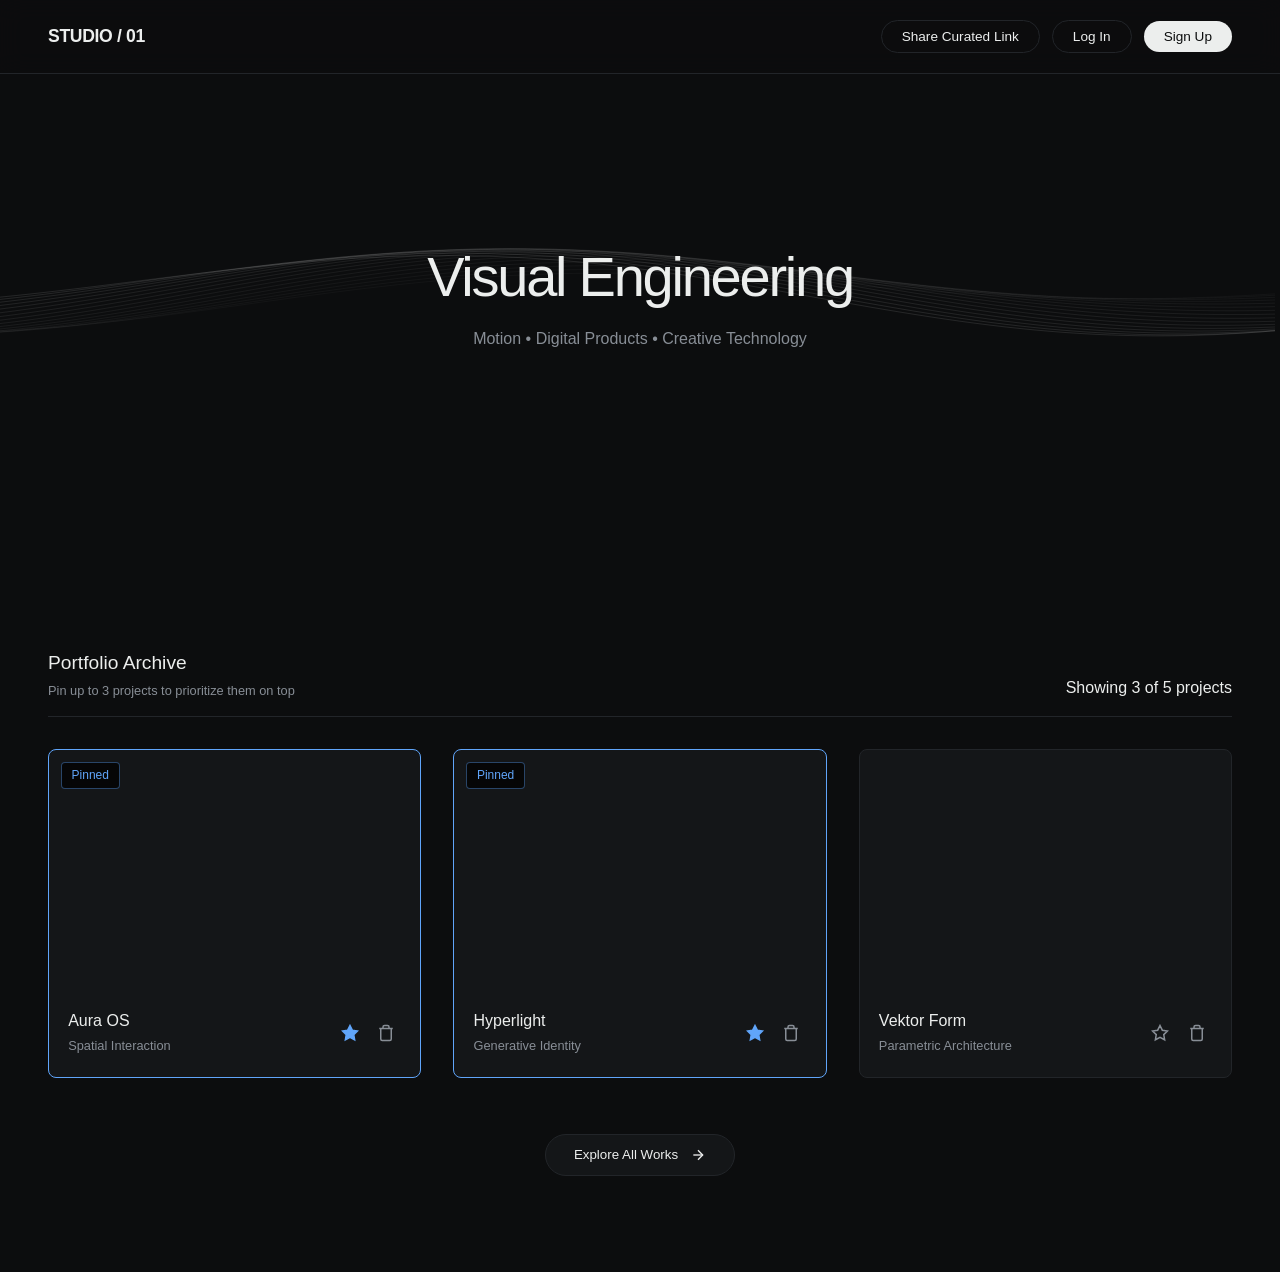
<file: portfolio/index.html>
<!DOCTYPE html>
<html lang="en">
<head>
  <meta charset="UTF-8">
  <meta name="viewport" content="width=device-width, initial-scale=1.0">
  <title>Selected Works &mdash; Interactive Portfolio</title>
  <link rel="stylesheet" href="style.css">
</head>
<body>

  <!-- Header / Navigation -->
  <header>
    <div class="logo">STUDIO / 01</div>
    <div class="nav-actions" id="navActions">
      <!-- Injected dynamically based on Auth State -->
    </div>
  </header>

  <!-- Procedural Motion Graphics Canvas Hero -->
  <section class="hero-container">
    <canvas id="heroCanvas"></canvas>
    <div class="hero-content">
      <h1>Visual Engineering</h1>
      <p>Motion &bull; Digital Products &bull; Creative Technology</p>
    </div>
  </section>

  <!-- Showcase Gallery Section -->
  <main class="works">
    <div class="section-title">
      <div>
        <h2>Portfolio Archive</h2>
        <span class="sub-label">Pin up to 3 projects to prioritize them on top</span>
      </div>
      <span id="counter">Showing 0 projects</span>
    </div>

    <!-- Interactive Grid -->
    <div class="grid" id="portfolioGrid"></div>

    <!-- See More Button -->
    <div class="see-more-wrap" id="seeMoreWrap">
      <button class="see-more-btn" id="seeMoreBtn" onclick="toggleSeeMore()">
        <span id="seeMoreText">Explore All Works</span>
        <svg viewBox="0 0 24 24" fill="none" stroke="currentColor" stroke-width="2">
          <line x1="5" y1="12" x2="19" y2="12"></line>
          <polyline points="12 5 19 12 12 19"></polyline>
        </svg>
      </button>
    </div>
  </main>

  <!-- Auth Modal: Log In -->
  <div class="modal-overlay" id="loginModal">
    <div class="modal">
      <div class="modal-header">
        <h3>Account Login</h3>
        <button class="close-btn" onclick="toggleModal('loginModal', false)">&times;</button>
      </div>
      <p>Enter your credentials to access protected projects.</p>
      
      <form id="loginForm" onsubmit="handleLogin(event)">
        <label for="loginIdentifier">Username or Email</label>
        <input type="text" id="loginIdentifier" placeholder="username or you@domain.com" required>

        <label for="loginPassword">Password</label>
        <input type="password" id="loginPassword" placeholder="••••••••" required>

        <button type="submit" class="submit-btn">Sign In</button>
      </form>

      <div class="modal-switch">
        <span>Don't have an account?</span>
        <a href="#" onclick="switchModals('loginModal', 'signupModal')">Sign Up</a>
      </div>
    </div>
  </div>

  <!-- Auth Modal: Sign Up -->
  <div class="modal-overlay" id="signupModal">
    <div class="modal">
      <div class="modal-header">
        <h3>Create an Account</h3>
        <button class="close-btn" onclick="toggleModal('signupModal', false)">&times;</button>
      </div>
      <p>Register to pin works and save custom collections.</p>

      <!-- Google OAuth Trigger -->
      <button class="google-btn" type="button" onclick="handleGoogleAuth()">
        <svg viewBox="0 0 48 48">
          <path fill="#EA4335" d="M24 9.5c3.54 0 6.71 1.22 9.21 3.6l6.85-6.85C35.9 2.38 30.47 0 24 0 14.62 0 6.51 5.38 2.56 13.22l7.98 6.19C12.43 13.72 17.74 9.5 24 9.5z"/>
          <path fill="#4285F4" d="M46.98 24.55c0-1.57-.15-3.09-.38-4.55H24v9.02h12.94c-.58 2.96-2.26 5.48-4.78 7.18l7.73 6c4.51-4.18 7.09-10.36 7.09-17.65z"/>
          <path fill="#FBBC05" d="M10.53 28.59c-.48-1.45-.76-2.99-.76-4.59s.27-3.14.76-4.59l-7.98-6.19C.92 16.46 0 20.12 0 24c0 3.88.92 7.54 2.56 10.78l7.97-6.19z"/>
          <path fill="#34A853" d="M24 48c6.48 0 11.93-2.13 15.89-5.81l-7.73-6c-2.15 1.45-4.92 2.3-8.16 2.3-6.26 0-11.57-4.22-13.47-9.91l-7.98 6.19C6.51 42.62 14.62 48 24 48z"/>
        </svg>
        Sign up with Google
      </button>

      <div class="divider"><span>OR</span></div>
      
      <form id="signupForm" onsubmit="handleSignup(event)">
        <div class="row-inputs">
          <div>
            <label for="regFirstName">First Name</label>
            <input type="text" id="regFirstName" placeholder="Jane" required>
          </div>
          <div>
            <label for="regLastName">Last Name</label>
            <input type="text" id="regLastName" placeholder="Doe" required>
          </div>
        </div>

        <label for="regUsername">Username</label>
        <input type="text" id="regUsername" placeholder="janedoe" required>

        <label for="regEmail">Email Address</label>
        <input type="email" id="regEmail" placeholder="jane.doe@example.com" required>

        <label for="regPassword">Password</label>
        <input type="password" id="regPassword" placeholder="Minimum 6 characters" minlength="6" required>

        <button type="submit" class="submit-btn">Create Account</button>
      </form>

      <div class="modal-switch">
        <span>Already have an account?</span>
        <a href="#" onclick="switchModals('signupModal', 'loginModal')">Sign In</a>
      </div>
    </div>
  </div>

  <!-- Project Upload Modal -->
  <div class="modal-overlay" id="uploadModal">
    <div class="modal">
      <div class="modal-header">
        <h3>Publish New Work</h3>
        <button class="close-btn" onclick="toggleModal('uploadModal', false)">&times;</button>
      </div>
      <p>Add a new entry directly into the project archive.</p>
      
      <form id="projectForm" onsubmit="handleProjectSubmit(event)">
        <label for="projTitle">Project Name</label>
        <input type="text" id="projTitle" placeholder="e.g. Spectral Audio" required>

        <label for="projCategory">Category</label>
        <input type="text" id="projCategory" placeholder="e.g. Interaction Design, WebGL" required>

        <label for="projImage">Project Media</label>
        <input type="file" id="projImage" accept="image/*" required>

        <button type="submit" class="submit-btn">Publish to Showcase</button>
      </form>
    </div>
  </div>

  <script src="script.js"></script>
</body>
</html>
</file>
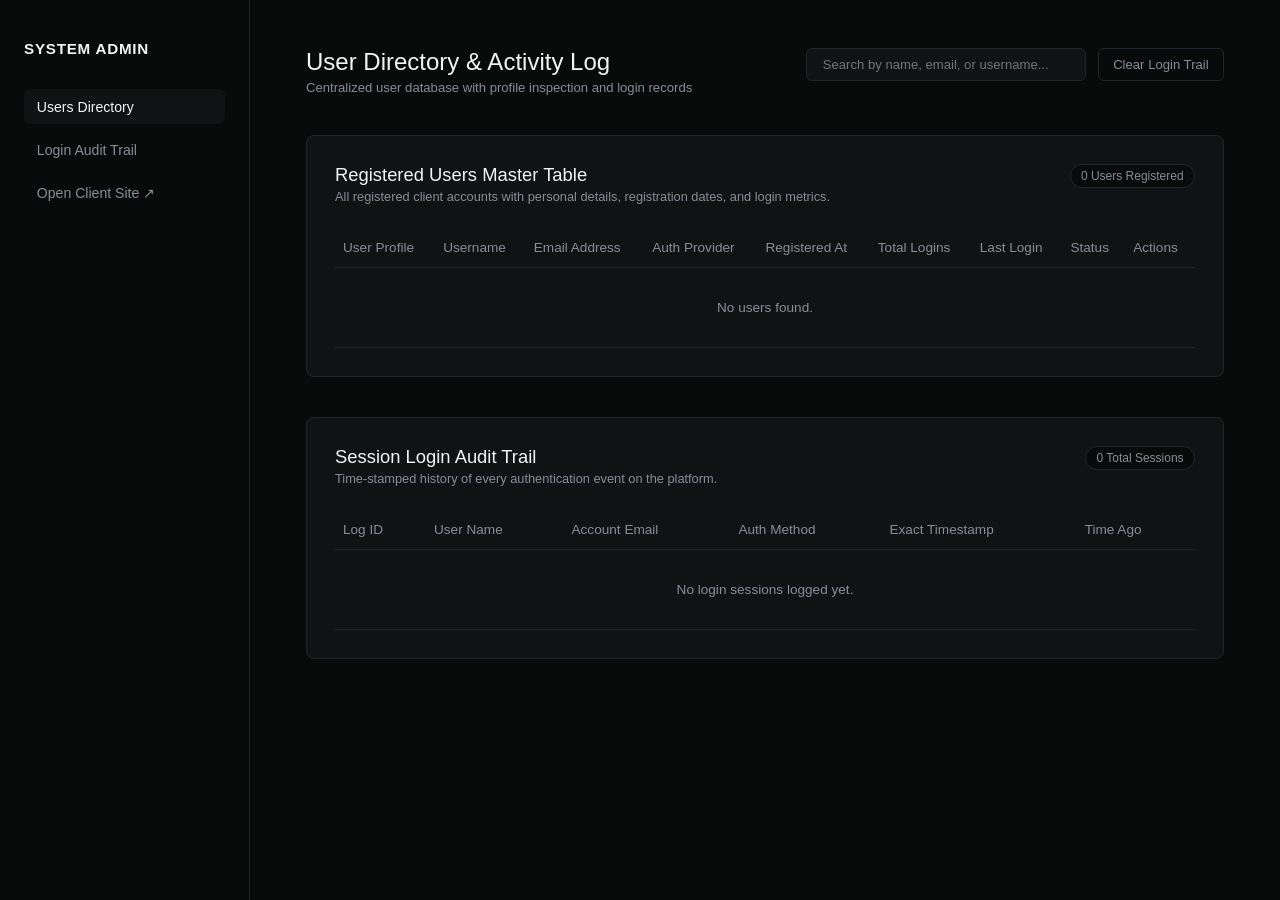
<file: portfolio/admin.html>
<!DOCTYPE html>
<html lang="en">
<head>
  <meta charset="UTF-8">
  <meta name="viewport" content="width=device-width, initial-scale=1.0">
  <title>Admin &mdash; User Directory & Intelligence</title>
  <link rel="stylesheet" href="admin.css">
</head>
<body>

  <!-- Sidebar Navigation -->
  <aside>
    <div class="brand">System Admin</div>
    <ul class="nav-links">
      <li><a href="#" class="active">Users Directory</a></li>
      <li><a href="#audit-section">Login Audit Trail</a></li>
      <li><a href="index.html" target="_blank">Open Client Site &nearr;</a></li>
    </ul>
  </aside>

  <!-- Main Content Area -->
  <main>
    <header>
      <div>
        <h1>User Directory & Activity Log</h1>
        <span class="sub-label">Centralized user database with profile inspection and login records</span>
      </div>
      <div class="header-actions">
        <input type="text" id="userSearchInput" placeholder="Search by name, email, or username..." oninput="filterUsers()">
        <button class="btn-clear" onclick="clearLogs()">Clear Login Trail</button>
      </div>
    </header>

    <!-- 1. Comprehensive User Personal Information Table -->
    <section class="panel">
      <div class="panel-header">
        <div>
          <h2>Registered Users Master Table</h2>
          <p class="panel-desc">All registered client accounts with personal details, registration dates, and login metrics.</p>
        </div>
        <span class="count-badge" id="userCount">0 Users Registered</span>
      </div>

      <div class="table-responsive">
        <table>
          <thead>
            <tr>
              <th>User Profile</th>
              <th>Username</th>
              <th>Email Address</th>
              <th>Auth Provider</th>
              <th>Registered At</th>
              <th>Total Logins</th>
              <th>Last Login</th>
              <th>Status</th>
              <th>Actions</th>
            </tr>
          </thead>
          <tbody id="userTableBody">
            <!-- Populated dynamically by admin.js -->
          </tbody>
        </table>
      </div>
    </section>

    <!-- 2. Login Audit Trail with Exact Timestamps -->
    <section class="panel" id="audit-section">
      <div class="panel-header">
        <div>
          <h2>Session Login Audit Trail</h2>
          <p class="panel-desc">Time-stamped history of every authentication event on the platform.</p>
        </div>
        <span class="count-badge" id="logCount">0 Events</span>
      </div>

      <div class="table-responsive">
        <table>
          <thead>
            <tr>
              <th>Log ID</th>
              <th>User Name</th>
              <th>Account Email</th>
              <th>Auth Method</th>
              <th>Exact Timestamp</th>
              <th>Time Ago</th>
            </tr>
          </thead>
          <tbody id="logTableBody">
            <!-- Populated dynamically by admin.js -->
          </tbody>
        </table>
      </div>
    </section>
  </main>

  <!-- Profile Inspector Modal (Personal Data View) -->
  <div class="modal-overlay" id="profileModal">
    <div class="modal">
      <div class="modal-header">
        <h3>User Personal Dossier</h3>
        <button class="close-btn" onclick="toggleModal(false)">&times;</button>
      </div>
      <div id="modalContent" class="profile-details-grid">
        <!-- Injected via JavaScript -->
      </div>
      <button class="submit-btn" onclick="toggleModal(false)">Close Profile</button>
    </div>
  </div>

  <script src="admin.js"></script>
</body>
</html>
</file>
<file: portfolio/style.css>
:root {
  --bg: #0c0d0e;
  --surface: #141618;
  --surface-hover: #1c1e22;
  --border: #222529;
  --text: #eceeed;
  --muted: #888e96;
  --accent: #ffffff;
  --pinned-blue: #60a5fa;
  --danger: #ef4444;
  --font-sans: -apple-system, BlinkMacSystemFont, "Segoe UI", Roboto, sans-serif;
}

* { box-sizing: border-box; margin: 0; padding: 0; }
body {
  background-color: var(--bg);
  color: var(--text);
  font-family: var(--font-sans);
  line-height: 1.5;
  overflow-x: hidden;
  -webkit-font-smoothing: antialiased;
}

header {
  position: fixed;
  top: 0; width: 100%;
  display: flex;
  justify-content: space-between;
  align-items: center;
  padding: 1.25rem 3rem;
  background: rgba(12, 13, 14, 0.75);
  backdrop-filter: blur(12px);
  z-index: 100;
  border-bottom: 1px solid var(--border);
}
.logo { font-weight: 600; letter-spacing: -0.02em; font-size: 1.1rem; }
.nav-actions { display: flex; align-items: center; gap: 0.75rem; }

.user-badge {
  font-size: 0.85rem;
  color: var(--muted);
  margin-right: 0.5rem;
}
.user-badge strong { color: var(--text); }

button { font-family: inherit; }
.btn-primary, .btn-secondary {
  border-radius: 999px;
  cursor: pointer;
  font-size: 0.85rem;
  padding: 0.5rem 1.25rem;
  transition: all 0.25s ease;
}
.btn-primary { background: var(--text); color: var(--bg); border: none; font-weight: 500; }
.btn-primary:hover { background: #cfd2d6; }
.btn-secondary { background: transparent; border: 1px solid var(--border); color: var(--text); }
.btn-secondary:hover { background: var(--surface-hover); border-color: #555; }

/* Motion Graphics Canvas */
.hero-container {
  position: relative;
  height: 65vh;
  display: flex;
  align-items: center;
  justify-content: center;
  overflow: hidden;
}
canvas#heroCanvas { position: absolute; top: 0; left: 0; width: 100%; height: 100%; z-index: 1; }
.hero-content { position: relative; z-index: 2; text-align: center; pointer-events: none; }
.hero-content h1 { font-size: 3.5rem; font-weight: 300; letter-spacing: -0.04em; margin-bottom: 0.5rem; }
.hero-content p { color: var(--muted); font-size: 1rem; }

/* Grid Gallery */
.works { padding: 4rem 3rem 6rem; max-width: 1300px; margin: 0 auto; }
.section-title {
  display: flex;
  justify-content: space-between;
  align-items: flex-end;
  margin-bottom: 2rem;
  border-bottom: 1px solid var(--border);
  padding-bottom: 1rem;
}
.section-title h2 { font-size: 1.2rem; font-weight: 400; }
.sub-label { display: block; font-size: 0.8rem; color: var(--muted); margin-top: 0.2rem; }

.grid {
  display: grid;
  grid-template-columns: repeat(auto-fit, minmax(320px, 1fr));
  gap: 2rem;
}
.project-card {
  position: relative;
  background: var(--surface);
  border-radius: 8px;
  overflow: hidden;
  border: 1px solid var(--border);
  transition: transform 0.3s ease, border-color 0.3s ease;
}
.project-card:hover { transform: translateY(-4px); border-color: #555; }
.project-card.is-pinned { border-color: var(--pinned-blue); }

.media-box {
  position: relative;
  height: 240px;
  background-size: cover;
  background-position: center;
}
.pin-badge {
  position: absolute;
  top: 12px; left: 12px;
  z-index: 3;
  background: rgba(0, 0, 0, 0.7);
  backdrop-filter: blur(6px);
  color: var(--pinned-blue);
  font-size: 0.75rem;
  padding: 0.2rem 0.6rem;
  border-radius: 4px;
  border: 1px solid rgba(96, 165, 250, 0.4);
}

.project-meta {
  padding: 1.2rem;
  display: flex;
  justify-content: space-between;
  align-items: center;
}
.project-meta h3 { font-size: 1rem; font-weight: 500; }
.project-meta span { font-size: 0.8rem; color: var(--muted); }

.card-actions { display: flex; align-items: center; gap: 0.4rem; }
.icon-btn {
  background: transparent;
  border: none;
  cursor: pointer;
  padding: 6px;
  border-radius: 4px;
  color: var(--muted);
  transition: all 0.2s;
  display: flex;
  align-items: center;
  justify-content: center;
}
.icon-btn:hover { background: #25282d; color: var(--text); }
.icon-btn.pinned { color: var(--pinned-blue); }
.icon-btn.delete:hover { color: var(--danger); }

/* See More */
.see-more-wrap { display: flex; justify-content: center; margin-top: 3.5rem; }
.see-more-btn {
  display: inline-flex;
  align-items: center;
  gap: 0.75rem;
  padding: 0.75rem 1.75rem;
  background: var(--surface);
  border: 1px solid var(--border);
  border-radius: 999px;
  color: var(--text);
  cursor: pointer;
  transition: all 0.3s ease;
}
.see-more-btn:hover { background: var(--accent); color: var(--bg); }
.see-more-btn svg { width: 16px; height: 16px; }

/* Modals */
.modal-overlay {
  position: fixed; inset: 0;
  background: rgba(0,0,0,0.85);
  display: none; align-items: center; justify-content: center;
  z-index: 200; backdrop-filter: blur(4px);
}
.modal-overlay.active { display: flex; }
.modal {
  background: var(--surface);
  border: 1px solid var(--border);
  padding: 2.25rem;
  border-radius: 12px;
  width: 100%; max-width: 440px;
}
.modal-header { display: flex; justify-content: space-between; align-items: center; margin-bottom: 0.5rem; }
.close-btn { background: none; border: none; color: var(--muted); font-size: 1.5rem; cursor: pointer; }
.modal p { color: var(--muted); font-size: 0.85rem; margin-bottom: 1.25rem; }
.row-inputs { display: grid; grid-template-columns: 1fr 1fr; gap: 0.75rem; }
.modal label { display: block; font-size: 0.75rem; color: var(--muted); margin-bottom: 0.35rem; }
.modal input {
  width: 100%;
  padding: 0.75rem;
  background: #000;
  border: 1px solid var(--border);
  color: #fff;
  border-radius: 6px;
  margin-bottom: 1rem;
  font-size: 0.85rem;
}
.modal .submit-btn {
  width: 100%;
  padding: 0.8rem;
  background: #fff; color: #000;
  border: none; border-radius: 6px;
  cursor: pointer; font-weight: 500;
  margin-top: 0.5rem;
}

/* Google OAuth Button */
.google-btn {
  width: 100%;
  display: flex;
  align-items: center;
  justify-content: center;
  gap: 0.75rem;
  padding: 0.75rem;
  background: #fff;
  color: #3c4043;
  border: 1px solid #dadce0;
  border-radius: 6px;
  font-size: 0.85rem;
  font-weight: 500;
  cursor: pointer;
  margin-bottom: 1.25rem;
  transition: background-color 0.2s;
}
.google-btn:hover { background: #f8f9fa; }
.google-btn svg { width: 18px; height: 18px; }

.divider {
  display: flex;
  align-items: center;
  text-align: center;
  margin-bottom: 1.25rem;
}
.divider::before, .divider::after {
  content: ''; flex: 1; border-bottom: 1px solid var(--border);
}
.divider span { padding: 0 0.75rem; color: var(--muted); font-size: 0.75rem; }

.modal-switch {
  margin-top: 1.25rem;
  text-align: center;
  font-size: 0.8rem;
  color: var(--muted);
}
.modal-switch a { color: #fff; text-decoration: underline; margin-left: 0.3rem; }
</file>
<file: portfolio/admin.css>
:root {
  --bg: #090a0a;
  --surface: #111214;
  --surface-hover: #16181b;
  --border: #232528;
  --accent: #2563eb;
  --accent-hover: #1d4ed8;
  --text: #f3f4f6;
  --muted: #888e96;
  --danger: #ef4444;
  --success: #22c55e;
  --warning: #f59e0b;
}

* { box-sizing: border-box; margin: 0; padding: 0; font-family: -apple-system, BlinkMacSystemFont, "Segoe UI", Roboto, sans-serif; }
body { background: var(--bg); color: var(--text); display: flex; min-height: 100vh; }

/* Sidebar */
aside {
  width: 250px;
  border-right: 1px solid var(--border);
  padding: 2.5rem 1.5rem;
  display: flex;
  flex-direction: column;
  gap: 2rem;
  flex-shrink: 0;
}
.brand { font-size: 0.95rem; font-weight: 700; letter-spacing: 0.05em; text-transform: uppercase; }
.nav-links { list-style: none; display: flex; flex-direction: column; gap: 0.5rem; }
.nav-links a {
  color: var(--muted);
  text-decoration: none;
  font-size: 0.88rem;
  padding: 0.6rem 0.8rem;
  border-radius: 6px;
  display: block;
  transition: 0.2s;
}
.nav-links a.active, .nav-links a:hover { background: var(--surface); color: var(--text); }

/* Main Content Area */
main { flex: 1; padding: 3rem 3.5rem; overflow-y: auto; }
header { display: flex; justify-content: space-between; align-items: flex-start; margin-bottom: 2.5rem; }
h1 { font-size: 1.5rem; font-weight: 500; }
.sub-label { font-size: 0.82rem; color: var(--muted); margin-top: 0.25rem; display: block; }

.header-actions { display: flex; gap: 0.75rem; align-items: center; }
#userSearchInput {
  background: var(--surface);
  border: 1px solid var(--border);
  color: #fff;
  padding: 0.5rem 1rem;
  border-radius: 6px;
  font-size: 0.82rem;
  width: 280px;
  outline: none;
}
#userSearchInput:focus { border-color: #555; }

.btn-clear {
  background: transparent;
  border: 1px solid var(--border);
  color: var(--muted);
  padding: 0.5rem 0.9rem;
  border-radius: 6px;
  cursor: pointer;
  font-size: 0.82rem;
  transition: 0.2s;
}
.btn-clear:hover { color: var(--danger); border-color: var(--danger); }

/* Panels & Tables */
.panel {
  background: var(--surface);
  border: 1px solid var(--border);
  border-radius: 8px;
  padding: 1.75rem;
  margin-bottom: 2.5rem;
}
.panel-header {
  display: flex;
  justify-content: space-between;
  align-items: flex-start;
  margin-bottom: 1.5rem;
}
.panel-header h2 { font-size: 1.15rem; font-weight: 500; }
.panel-desc { font-size: 0.8rem; color: var(--muted); margin-top: 0.2rem; }
.count-badge { font-size: 0.75rem; color: var(--muted); background: var(--bg); padding: 0.25rem 0.65rem; border-radius: 999px; border: 1px solid var(--border); }

.table-responsive { overflow-x: auto; }
table { width: 100%; border-collapse: collapse; font-size: 0.85rem; text-align: left; }
th { color: var(--muted); padding: 0.75rem 0.5rem; border-bottom: 1px solid var(--border); font-weight: 500; }
td { padding: 0.9rem 0.5rem; border-bottom: 1px solid var(--border); vertical-align: middle; }

.user-cell { display: flex; align-items: center; gap: 0.75rem; }
.avatar-initials {
  width: 32px; height: 32px;
  border-radius: 50%;
  background: #25282e;
  border: 1px solid #3b3f46;
  color: #fff;
  display: flex; align-items: center; justify-content: center;
  font-size: 0.75rem; font-weight: 600;
  text-transform: uppercase;
}

/* Badges */
.badge {
  display: inline-block;
  padding: 0.2rem 0.55rem;
  border-radius: 999px;
  font-size: 0.72rem;
  font-weight: 500;
}
.badge.active { background: rgba(34, 197, 94, 0.1); color: var(--success); }
.badge.suspended { background: rgba(239, 68, 68, 0.1); color: var(--danger); }
.badge.google { background: rgba(66, 133, 244, 0.1); color: #60a5fa; }
.badge.local { background: rgba(255, 255, 255, 0.08); color: #e5e7eb; }

/* Table Action Buttons */
button.action {
  background: none;
  border: none;
  color: var(--muted);
  cursor: pointer;
  font-size: 0.8rem;
  margin-right: 0.4rem;
  padding: 0.2rem 0.4rem;
  border-radius: 4px;
}
button.action:hover { color: #fff; background: rgba(255,255,255,0.05); }
button.action.delete:hover { color: var(--danger); }
button.action.inspect { color: #60a5fa; }

/* Inspector Modal */
.modal-overlay {
  position: fixed; inset: 0;
  background: rgba(0,0,0,0.8);
  display: none; align-items: center; justify-content: center;
  z-index: 100; backdrop-filter: blur(4px);
}
.modal-overlay.active { display: flex; }
.modal {
  background: var(--surface);
  border: 1px solid var(--border);
  padding: 2rem;
  border-radius: 10px;
  width: 100%; max-width: 500px;
}
.modal-header { display: flex; justify-content: space-between; align-items: center; margin-bottom: 1.25rem; }
.close-btn { background: none; border: none; color: var(--muted); font-size: 1.5rem; cursor: pointer; }

.profile-details-grid {
  display: grid;
  grid-template-columns: 1fr 1fr;
  gap: 1.2rem;
  margin-bottom: 1.5rem;
  font-size: 0.85rem;
}
.profile-item label { display: block; color: var(--muted); font-size: 0.72rem; margin-bottom: 0.25rem; text-transform: uppercase; }
.profile-item span { font-weight: 500; word-break: break-all; }
.full-row { grid-column: span 2; }

.submit-btn {
  width: 100%;
  padding: 0.7rem;
  background: #fff;
  color: #000;
  border: none;
  border-radius: 6px;
  cursor: pointer;
  font-weight: 500;
}
</file>
